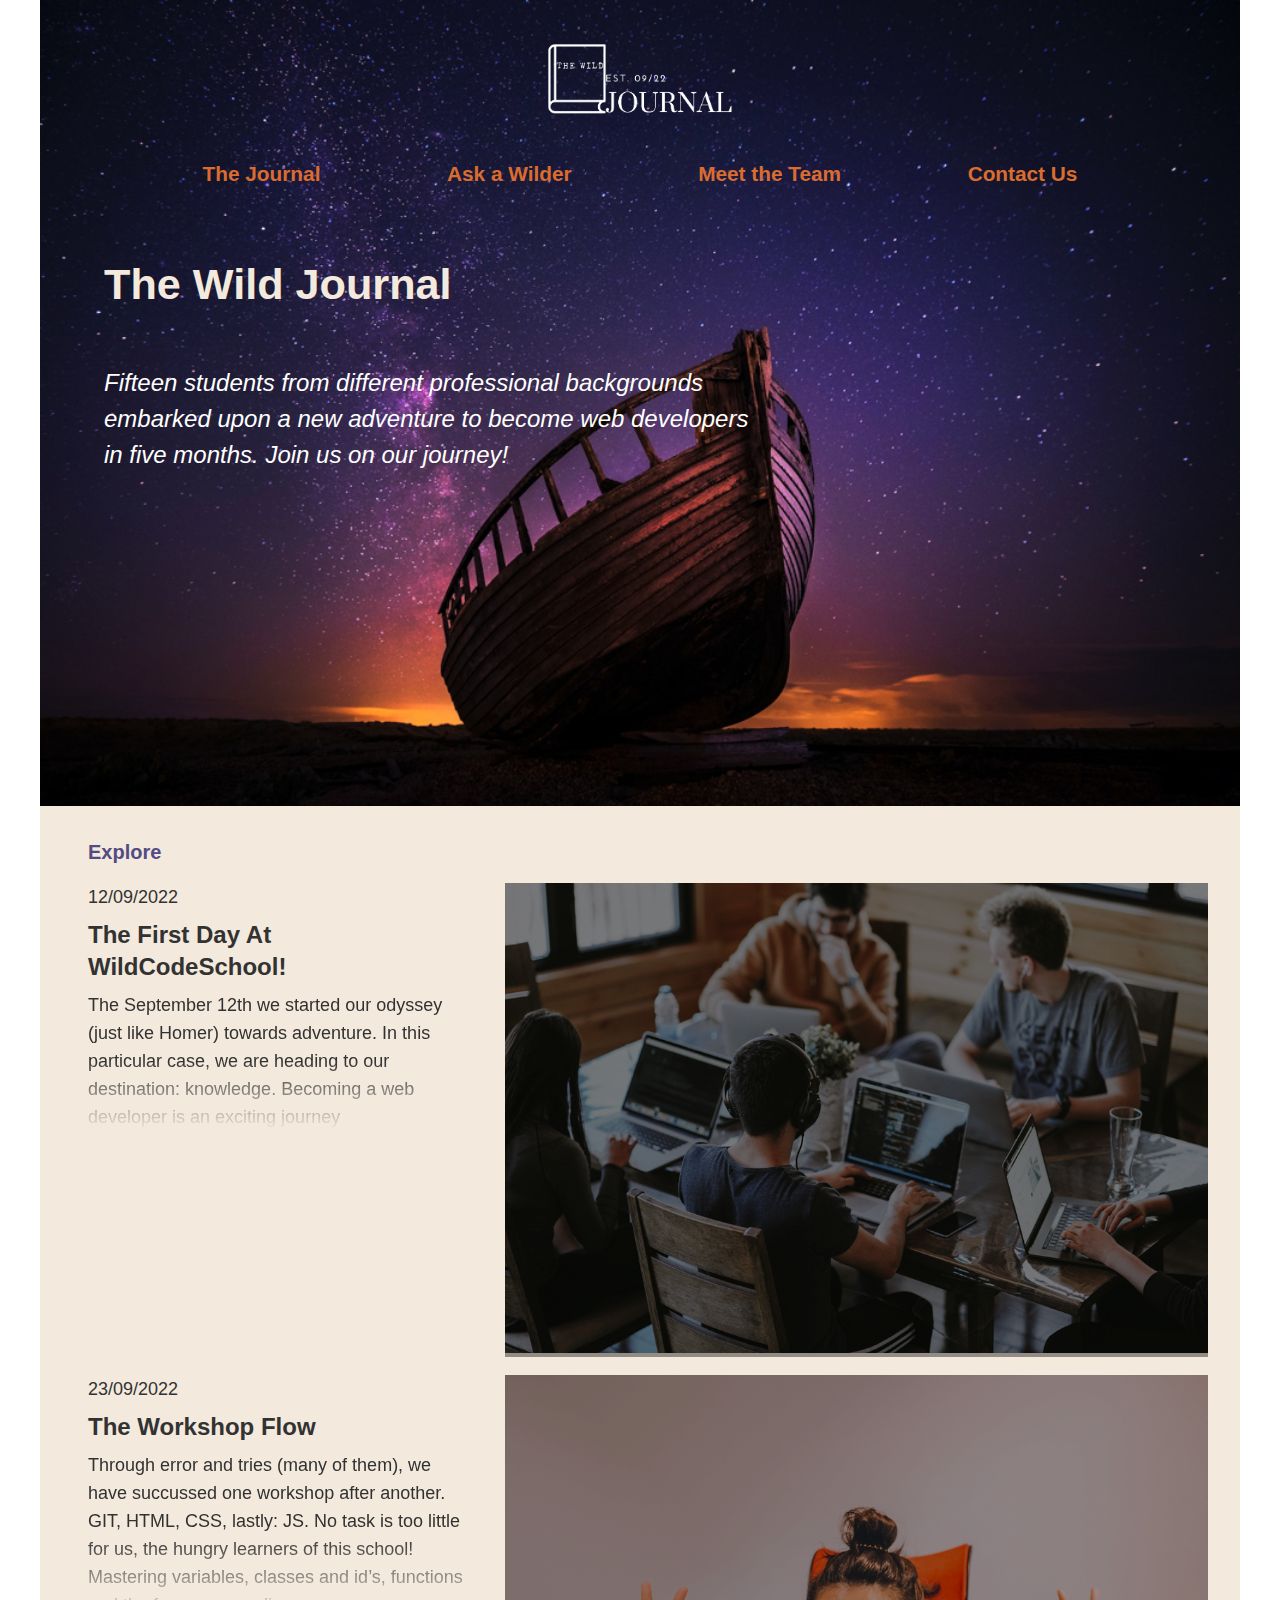
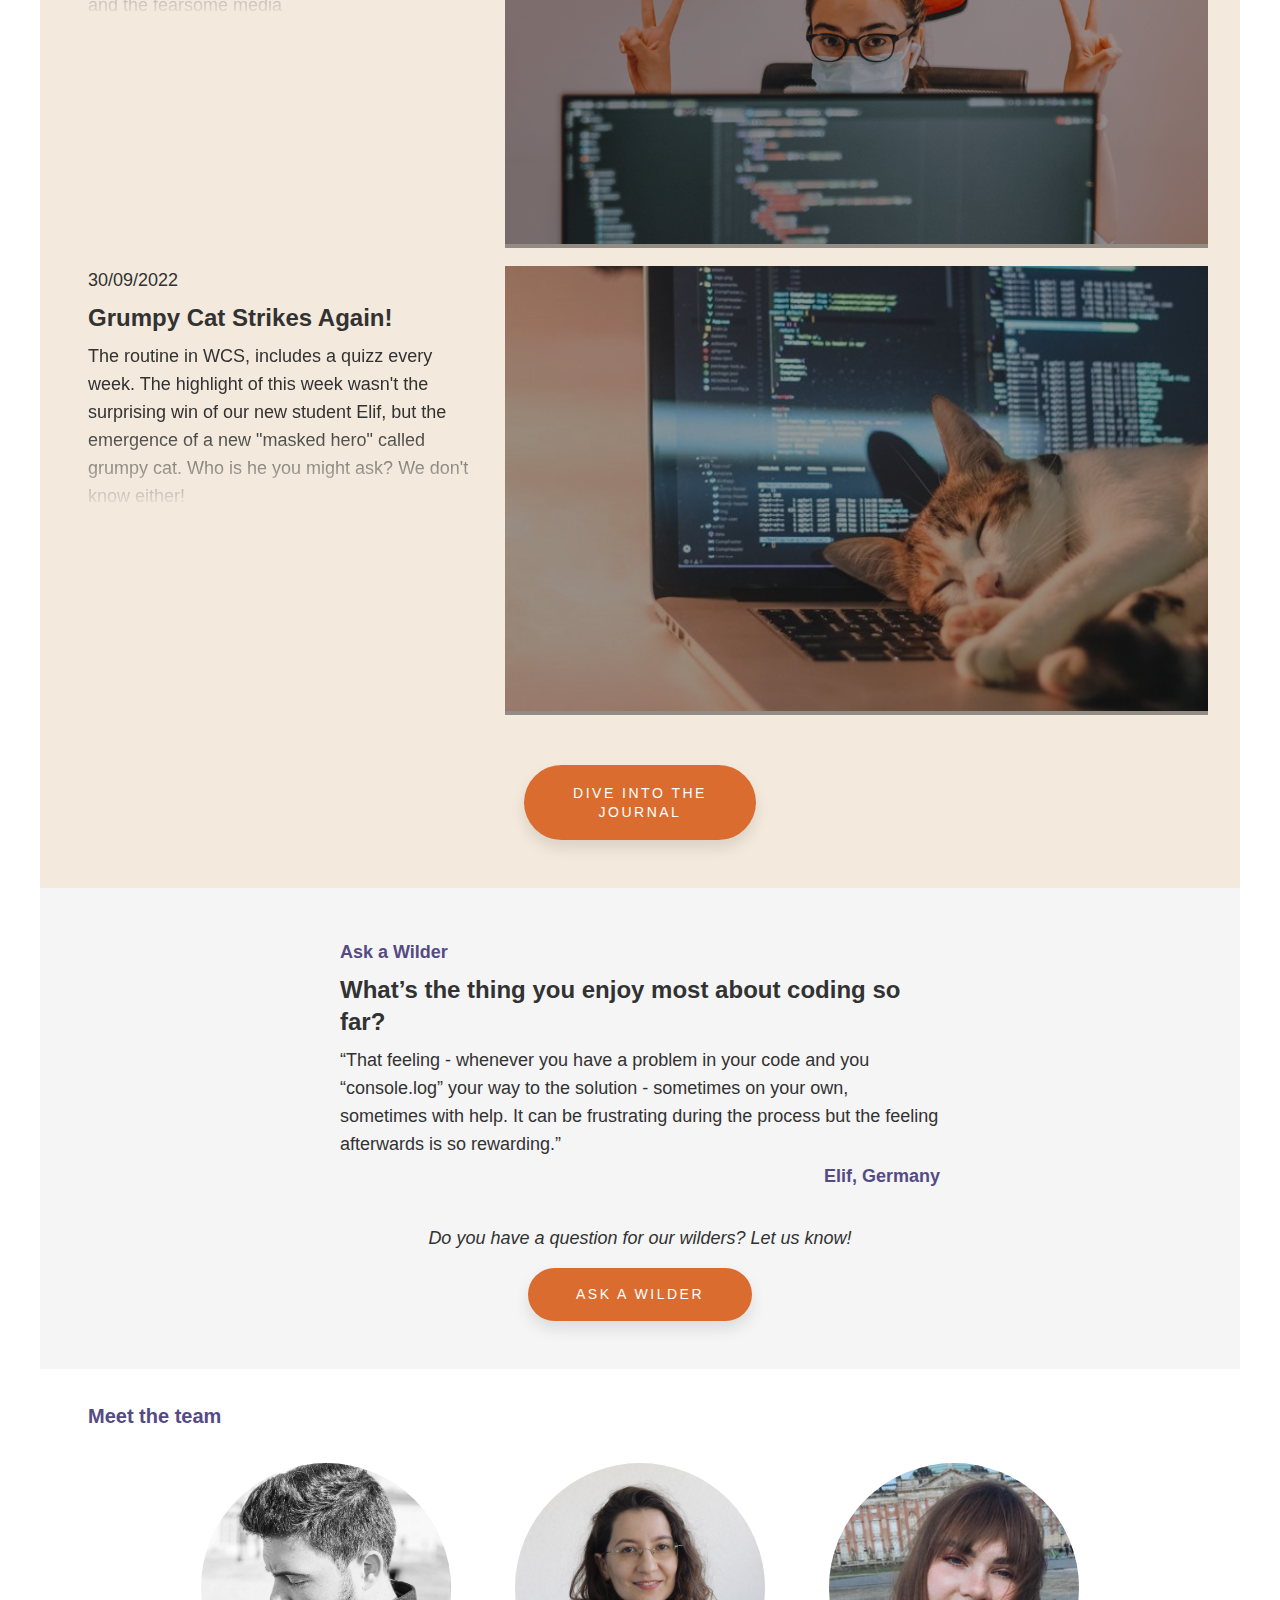
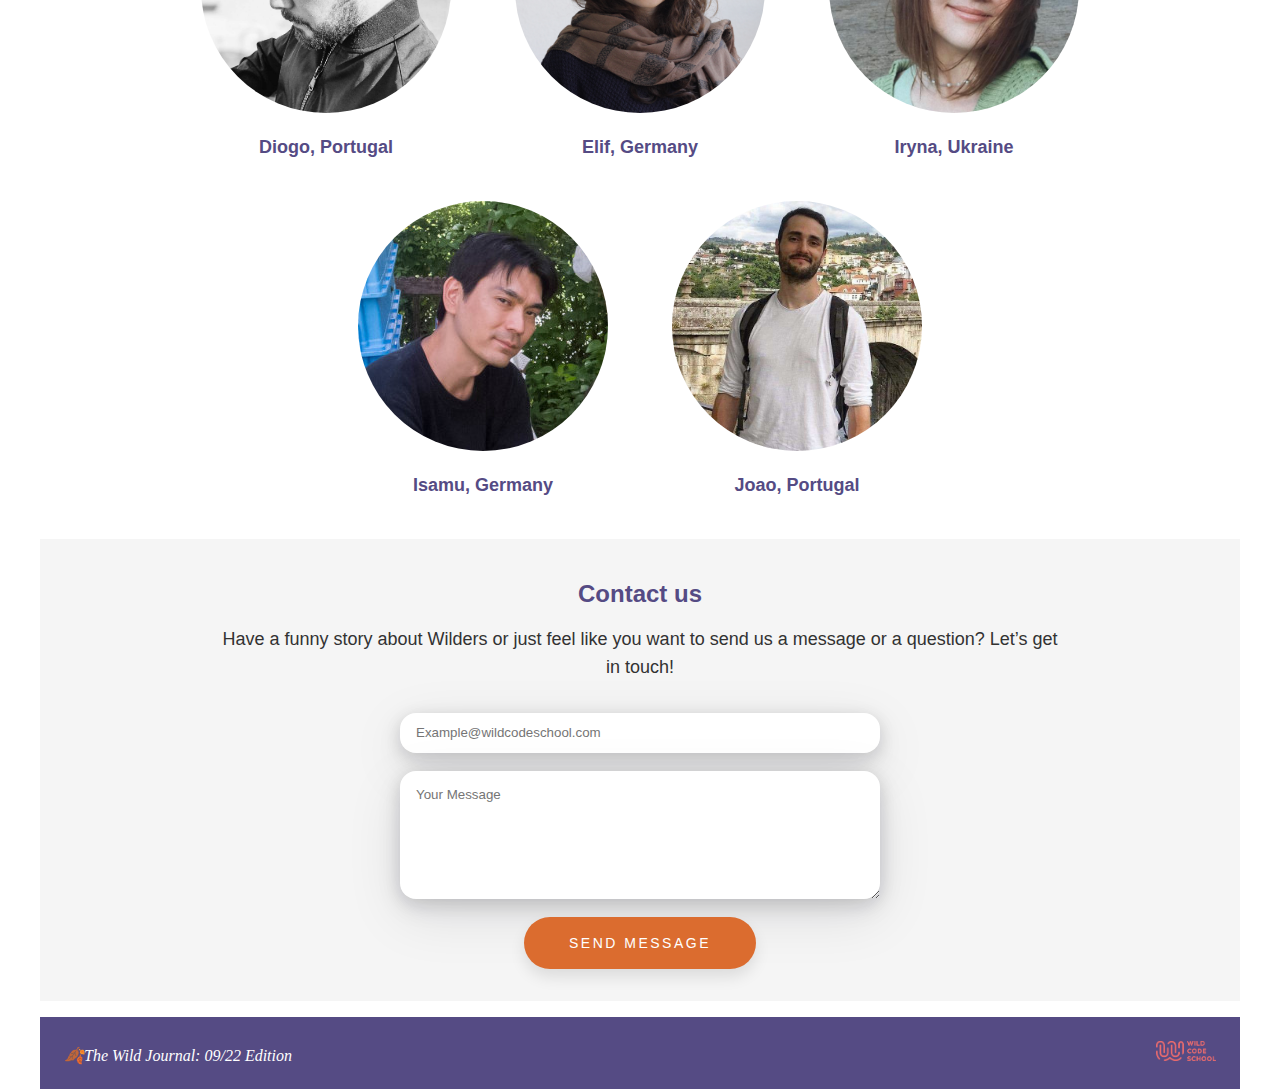
<file: index.html>
<!DOCTYPE html>
<html lang="en">

<head>
  <meta charset="UTF-8" />
  <meta name="viewport" content="width=device-width, initial-scale=1.0" />
  <title>The Wild Journal</title>
  <link rel="stylesheet" href="styles.css" />
  <script src="./js/script.js" defer></script>
  <!--defer needs to be here! Don't erase-->
  <link
    href="https://fonts.googleapis.com/css2?family=Montserrat:wght@700&family=Noto+Sans:wght@400;700&display=swap" />
  <!-- <link rel="stylesheet" href="https://cdnjs.cloudflare.com/ajax/libs/font-awesome/4.7.0/css/font-awesome.min.css"> -->
</head>

<body id="pageTop">
  <section class="header-container">
    <img src="./assets/hero.jpg" alt="Abandoned boat at dusk" class="main-img" onclick="closeNav()" />
    <nav>
      <img src="./assets/LogoWhite.png" class="header-logo" alt="The Wild Journal logo" />
      <button class="menuBtn" onclick="openNav()">
        <div class="menu-icon">
          <span></span>
          <span></span>
          <span></span>
        </div>
      </button>
    </nav>
    <h1 class="project-title">The Wild Journal</h1>
    <p class="main-text">
      Fifteen students from different professional backgrounds embarked upon a
      new adventure to become web developers in five months. Join us on our
      journey!
    </p>


    <!-- Overlay menu -->
    <div class="menuoverlay" id="menuNav" onclick="closeNav()">
      <!-- Overlay close button -->
      <a href="javascript:void(0)" class="closebtn" onclick="closeNav()">&times;</a>

      <!-- Overlay link list -->
      <div class="menuoverlay-content">
        <a href="journal.html#journal">The Journal</a>
        <a href="#ask">Ask a Wilder</a>
        <a href="#theTeam">Meet the Team</a>
        <a href="#contactUs">Contact Us</a>
      </div>
    </div>
    <!-- Overlay menu -->
  </section>

  <main onclick="closeNav()">
    <!-- Comment: I wrapped all articles into an "upper" article tag to use a semantic tag and defined the classes so that we can use flex for the layout in desktop version -->
    <article class="art-container">
      <h3 id="journal">Explore</h3>
      <article class="article">
        <div class="gallery">
          <div id="galpic" class="gallery-picture">
            <ul>
              <li><a href="#img1"><img src="assets/coding-group.jpg"
                    alt="A group of students sitting together at a table and coding"></a></li>
            </ul>
            <a href="#_1" class="lightbox trans" id="img1"><img src="assets/coding-group.jpg"></a>
          </div>
        </div>
        <div class="art-text">
          <p class="date">12/09/2022</p>
          <h2>The First Day At WildCodeSchool!</h2>
          <a href="journal.html#first-art">
            <p class="paragraph">
              The September 12th we started our odyssey (just like Homer)
              towards adventure. In this particular case, we are heading to our
              destination: knowledge. Becoming a web developer is an exciting
              journey
            </p>
          </a>
        </div>
      </article>
      <article class="article">
        <div class="gallery">
          <div class="gallery-picture">
            <ul>
              <li><a href="#img2"><img src="assets/workshop.jpg"
                    alt="a monitor showing a code editor in front, woman wearing a mask and black framed glasses in the back sitting at a desk while doing the peace sign with both her hands"></a>
              </li>
            </ul>
            <a href="#_2" class="lightbox trans" id="img2"><img src="assets/workshop.jpg"></a>
          </div>
        </div>
        <div class="art-text">
          <p class="date">23/09/2022</p>
          <h2>The Workshop Flow</h2>
          <a href="journal.html#second-art">
            <p class="paragraph">
              Through error and tries (many of them), we have succussed one
              workshop after another. GIT, HTML, CSS, lastly: JS. No task is too
              little for us, the hungry learners of this school! Mastering
              variables, classes and id’s, functions and the fearsome media
            </p>
          </a>
        </div>
      </article>
      <article class="article">
        <div class="gallery">
          <div class="gallery-picture">
            <ul>
              <li><a href="#img3"><img src="assets/grumpycat.jpg"
                    alt="A sleepy cat lying on a laptop with a code editor opened"></a>
              </li>
            </ul>
            <a href="#_3" class="lightbox trans" id="img3"><img src="assets/grumpycat.jpg"></a>
          </div>
        </div>
        <div class="art-text">
          <p class="date">30/09/2022</p>
          <h2>Grumpy Cat Strikes Again!</h2>
          <a href="journal.html#third-art">
            <p class="paragraph">
              The routine in WCS, includes a quizz every week. The highlight of
              this week wasn't the surprising win of our new student Elif, but
              the emergence of a new "masked hero" called grumpy cat. Who is he
              you might ask? We don't know either!
            </p>
          </a>
        </div>
      </article>
      <a href="journal.html"><button class="button-art">Dive into the journal</button></a>
    </article>


    <section class="qotd-container" id="ask">
      <div class="question-of-the-day">
        <div class="qotd-text">
          <p class="qotdp">Ask a Wilder</p>
          <h2>What’s the thing you enjoy most about coding so far?</h2>
          <p> “That feeling - whenever you have a problem in your code and you
            “console.log” your way to the solution - sometimes on your own,
            sometimes with help. It can be frustrating during the process but
            the feeling afterwards is so rewarding.”
            <span class="qotde">Elif, Germany</span>
          </p>
        </div>
      </div>
      <p class="qotdp2">
        Do you have a question for our wilders? Let us know!
      </p>
      <button class="buttonq"><a class=aref href="#contactUs">Ask a Wilder</a></button>

    </section>

    <section id="theTeam" class="team">
      <h3>Meet the team</h3>
      <div class="team-container">
        <div class="person">
          <div class="person-image">
            <img src="assets/Diego.png" alt="" />
          </div>
          <div class="person-text">
            <p class="person-name">Diogo, Portugal</p>

          </div>
        </div>
        <div class="person">
          <div class="person-image">
            <img src="assets/elif.JPG" alt="" />
          </div>
          <div class="person-text">
            <p class="person-name">Elif, Germany</p>
          </div>
        </div>
        <div class="person">
          <div class="person-image">
            <img src="assets/Iryna.png" alt="" />
          </div>
          <div class="person-text">
            <p class="person-name">Iryna, Ukraine</p>
          </div>
        </div>
        <div class="person">
          <div class="person-image">
            <img src="assets/IsaSchl.jpg" alt="" />
          </div>
          <div class="person-text">
            <p class="person-name">Isamu, Germany</p>

          </div>
        </div>
        <div class="person">
          <div class="person-image">
            <img src="assets/Joao.jpg" alt="" />
          </div>
          <div class="person-text">
            <p class="person-name">Joao, Portugal</p>

          </div>
        </div>
      </div>
      </div>
    </section>
    <div class="contact" id="contactUs">
      <h3>Contact us</h3>
      <p>
        Have a funny story about Wilders or just feel like you want to send us
        a message or a question? Let’s get in touch!
      </p>
      <form id="form" appearance="outline">
        <input class="input1" id="text" type="text" placeholder="Example@wildcodeschool.com" />
        <br />
        <textarea class="input2" type="text" id="Message" placeholder="Your Message"></textarea>
        <br />
        <button disabled class="buttonc" data-modal-target="#modal">
          Send Message
        </button>

        <div class="modal" id="modal">
          <div class="modal-header">
            <div class="title">Thank you! &#128522</div>
            <button data-close-button class="close-button">&times;</button>
          </div>
          <div class="modal-body">
            Thank you for the message! Your question/comment will be reviewed and you will be contacted soon!
          </div>
        </div>
        <div id="overlay"></div>
      </form>
    </div>
  </main>

  <footer class="footer">
    <div>🍂The Wild Journal: 09/22 Edition</div>
    <div>
      <a class="active" href="https://www.wildcodeschool.com/en-GB"><img src="assets/WCS.png" height="50"
          width="60"></a>
    </div>
  </footer>
</body>

</html>
</file>
<file: styles.css>
/*Common variables to use during the CSS file*/
:root {
  --colorOrange: #db6c2f;
  --colorBlack: #323232;
  --colorPurple: #554b84;
  --colorBeige: #f3e9dc;
  --colorGray: #f5f5f5;
  --fontNoto: "Noto Sans", sans-serif;
  --fontMontserrat: "Montserrat", sans-serif;
  /*--colorletters0: 0%;*/
}

/*global value for border-boxing the website*/

* {
  box-sizing: border-box;
  margin: 0;
  padding: 0;
}

html {
  scroll-behavior: smooth;
}

main {
  margin: 0 auto;
}

/*!!!!!!!!FONTS STYLING!!!!!!!*/

.date:hover {
  color: #7d82ac;
  transition-duration: 0.3s;
}

.art-text h2:hover,
.art-text p:hover {
  color: #7d82ac;
  transition-duration: 0.3s;
  cursor: sw-resize;
}

.paragraph {
  white-space: normal;
  -webkit-mask-image: linear-gradient(
    to bottom,
    rgba(0, 0, 0, 10) 50%,
    rgba(0, 0, 0, 0)
  );
  /*FIREFOX COMPATIBILITY*/
  -mask-image: linear-gradient(
    to bottom,
    rgba(0, 0, 0, 10) 50%,
    rgba(0, 0, 0, 0)
  );
}

h1 {
  color: white;
  font-family: var(--fontMontserrat);
  font-weight: bold;
  font-size: 1.75rem;
  margin-bottom: 0.75rem;
}

h2 {
  color: var(--colorBlack);
  font-family: var(--fontMontserrat);
  font-weight: bold;
  font-size: 1.25rem;
  line-height: 1.875rem;
  margin-bottom: 0.5rem;
  margin-top:0.5rem;
}

h3 {
  color: var(--colorPurple);
  font-family: var(--fontMontserrat);
  font-weight: bold;
  font-size: 1.25rem;
  line-height: 1.875rem;
  margin-bottom: 1rem;
}

p {
  color: var(--colorBlack);
  /*needs to be redefined in specified classes when purple is needed*/
  font-family: var(--fontNoto);
  font-size: 1rem;
  line-height: 1.5rem;
}

/*advisable text limit for UX*/

/*Removes big margins
article {
  max-width: 65ch;
}
*/

img {
  max-width: 100%;
  height: auto;
}

body {
  min-height: 100vh;
  margin: 0 auto;
  padding: 0;
  width: 100%;
  min-width: 330px;
  max-width: 1200px;
}

/* Header Container rules */
.header-container {
  display: block;
  position: relative;
  text-align: center;
  margin-bottom: -5px;
}

.header-container .main-img {
  width: auto;
  height: 500px;
  object-fit: cover;
  margin: 0 auto;
  z-index: -1;
  max-height: 1080px;
  object-position: bottom;
}

.header-logo {
  position: absolute;
  top: 5%;
  left: 6%;
  height: clamp(3rem, 6vw, 5rem);
}

nav {
  display: flex;
}

.project-title {
  position: absolute;
  top: 30%;
  left: 50%;
  transform: translate(-50%, -50%);
  width: 100%;
  font-family: var(--fontMontserrat);
  font-weight: 700;
  color: var(--colorBeige);
  font-size: clamp(2rem, 4vw, 2.7rem);
  text-align: center;
}

.main-text {
  position: absolute;
  width: 80%;
  left: 50%;
  top: 50%;
  transform: translate(-50%, 0%);
  color: var(--colorBeige);
  font-size: clamp(1.3rem, 3vw, 1.5rem);
  font-style: italic;
  line-height: 1.75rem;
}

/* Header rules end */

/*!!!!!!!!!!!!!!!!!!!!!!!!!!!!!!!!!!!*/
/*!!!!!!!NAV BAR AND HAMB MENU!!!!!!!*/
/*!!!!!!!!!!!!!!!!!!!!!!!!!!!!!!!!!!!*/

/* Start of dropdown styling and function */
.menu-icon span {
  display: block;
  width: 30px;
  height: 4px;
  background-color: var(--colorOrange);
  border-radius: 5px;
  margin: 0.25rem 45% 0.25rem auto;
}

/* Dropdown menu size definition */
.menuoverlay {
  height: 0%;
  width: 100%;
  position: fixed;
  background-color: var(--colorGray);
  overflow-x: hidden;
  transition: 0.5s;
  top: 0;
  color: var(--colorPurple);
}

/* Dropdown menu list */
.menuoverlay-content {
  position: relative;
  top: 30%;
  /* Adjust as needed */
  /* width: 100%; */
  text-align: center;
  /* color: black; */
}

.menuoverlay a {
  text-decoration: none;
  font-size: 1.2rem;
  padding-bottom: 1.7rem;
  padding: auto auto;
  display: block;
  transition: 0.5s;
  color: var(--colorPurple);
  text-align: center;
  font-family: var(--fontMontserrat);
  font-weight: 700;
}

.menuoverlay a:hover,
.menuoverlay a:focus {
  transform: scale(1.3);
  color: var(--colorPurple);
  transition: 0.3s;
}

/* Close button position on overlay */
.menuoverlay .closebtn {
  position: absolute;
  right: 1.6rem;
  top: 11%;
  font-size: 2.5rem;
}

.menuBtn {
  position: absolute;
  border: none;
  top: 10%;
  right: 1.5rem;
  cursor: pointer;
  background: none;
}

/*!!!!!!!!!!!!!!!!!!!!!!!!!!!!!!!!!!*/
/*!!!!!!!!ARTICLES!!!!!!!*/
/*!!!!!!!!!!!!!!!!!!!!!!!!!!!!!!!!!!*/

.art-container {
  margin-left: auto;
  margin-right: auto;
  padding: 2rem;
  background-color: #f3e9dc;
}

a:link {
  text-decoration: none;
}

a:visited,
a:active {
  text-decoration: none;
}

.date:hover {
  color: #7d82ac;
  transition-duration: 0.3s;
}

.art-text h2:hover,
.art-text p:hover {
  color: #7d82ac;
  transition-duration: 0.3s;
  cursor: pointer;
}

/*Styling the articles button */
.button-art {
  display: block;
  margin-left: auto;
  margin-right: auto;
  margin-top: 2rem;
  margin-bottom: 1rem;
  padding: 1.3em 3em;
  font-size: 12px;
  text-transform: uppercase;
  letter-spacing: 2.5px;
  font-weight: 500;
  color: #000;
  background-color: #db6c2f;
  border: none;
  border-radius: 45px;
  box-shadow: 0px 8px 15px rgba(0, 0, 0, 0.1);
  transition: all 0.3s ease 0s;
  cursor: pointer;
  outline: none;
  width: 12.5rem;
  color: white;
  line-height: 1.2rem;

}

.button-art:hover {
  background-color: #554b84;
  box-shadow: 0px 15px 20px grey;
  color: #fff;
  transform: translateY(-7px);
}

.button-art:active {
  transform: translateY(-1px);
}





/*!!!!!!!!!!!!!!!!!!!!!!!!!!!!!!!!!!*/
/*!!!!!!!!LIGHTBOX EFFECT!!!!!!!*/
/*!!!!!!!!!!!!!!!!!!!!!!!!!!!!!!!!!!*/

.gallery {
  width: 100%;
  height: 100%;
}

.trans {
  transition: all 1s ease;
  -moz-transition: all 1s ease;
  -ms-transition: all 1s ease;
  -o-transition: all 1s ease;
  -webkit-transition: all 1s ease;
}

.gallery-picture {
  width: 100%;
  height: 100%;
  margin-top: 5vh;
  margin-left: auto;
  margin-right: auto;
  margin-bottom: 2vh;
}

.gallery-picture ul {
  display: flex;
  list-style: none;
  width: 100%;
  height: 100%;
  z-index: 1;
  box-sizing: border-box;
  align-items: center;
  justify-content: center;
}

.gallery-picture ul li {
  position: relative;
  float: left;
  width: 100%;
  height: 50%;
  overflow: hidden;
  margin: 0rem;
}

.gallery-picture ul li:hover::before {
  opacity: 0;
  background-color: rgba(0, 0, 0, 0.9);
}

.gallery-picture ul li::before {
  position: absolute;
  top: 0;
  left: 0;
  width: 100%;
  height: 100%;
  background-color: #000;
  content: " ";
  color: white;
  opacity: 0.4;
  text-align: center;
  box-sizing: border-box;
  pointer-events: none;
  transition: all 0.5s ease;
  -moz-transition: all 0.5s ease;
  -ms-transition: all 0.5s ease;
  -o-transition: all 0.5s ease;
  -webkit-transition: all 0.5s ease;
}

.gallery-picture ul li img {
  width: 100%;
  height: auto;
  overflow: hidden;
}

.lightbox {
  position: fixed;
  width: 100%;
  height: 100%;
  text-align: center;
  top: 0;
  left: 0;
  background-color: rgba(0, 0, 0, 0.75);
  z-index: 999;
  opacity: 0;
  pointer-events: none;
}

.lightbox img {
  max-width: 90%;
  max-height: 80%;
  position: relative;
  top: -100%;
  /* Transition */
  transition: all 1s ease;
  -moz-transition: all 1s ease;
  -ms-transition: all 1s ease;
  -o-transition: all 1s ease;
  -webkit-transition: all 1s ease;
}

.lightbox:target {
  outline: none;
  top: 0;
  opacity: 1;
  pointer-events: auto;
  transition: all 1.2s ease;
  -moz-transition: all 1.2s ease;
  -ms-transition: all 1.2s ease;
  -o-transition: all 1.2s ease;
  -webkit-transition: all 1.2s ease;
}

.lightbox:target img {
  top: 0;
  top: 50%;
  transform: translateY(-50%);
  -moz-transform: translateY(-50%);
  -ms-transform: translateY(-50%);
  -o-transform: translateY(-50%);
  -webkit-transform: translateY(-50%);
}

#galpic{
  margin-top: 0;
}

/*!!!!!!!!!!!!!!!!!!!!!!!!!!!!!!!!!!*/
/*!!!!!!!!QUESTION OF THE DAY!!!!!!!*/
/*!!!!!!!!!!!!!!!!!!!!!!!!!!!!!!!!!!*/

/*ELIFS FINAL EDIT ON QOTD*/
.qotd-container {
  display: flex;
  flex-direction: column;
  align-items: center;
  background-color: var(--colorGray);
}

.qotdp {
  color: var(--colorPurple);
  font-weight: 700;
}

.qotdp2 {
  font-style: italic;
  margin: 0 1.5rem;
}

.qotde {
  float: right;
  font-weight: bold;
  color: var(--colorPurple);
  margin-top: 2rem;
  margin-bottom: 0rem;
}

.buttonq {
  padding: 1.3em 3em;
  font-size: 12px;
  text-transform: uppercase;
  letter-spacing: 2.5px;
  font-weight: 500;
  color: #000;
  background-color: #db6c2f;
  border: none;
  border-radius: 45px;
  box-shadow: 0px 8px 15px rgba(0, 0, 0, 0.1);
  transition: all 0.3s ease 0s;
  cursor: pointer;
  outline: none;
  margin-top: 1rem;
  margin-bottom: 2rem;
  width: 12.5rem;
  color: white;
  text-align: center;
}

.buttonq:hover {
  background-color: #554b84;
  box-shadow: 0px 15px 20px grey;
  color: white;
  transform: translateY(-7px);
}

.buttonq:active {
  transform: translateY(-1px);
}

.question-of-the-day {
  display: flex;
  justify-content: center;
  flex-direction: row;
  align-items: center;
  margin: 1rem 0;
  padding: 1.5rem;
  width: 100%;
}

.qotd-text {
  flex: 2;
  max-width: 600px;
}

#ask {
  padding: 1rem;
}
.aref {
  color: white;
}

/*ELIFS FINAL EDIT ON QOTD */

/*!!!!!!!!!!!!!!!!!!!!!!!!!!!!!!!!!!*/
/*!!!!!!!!MEET THE TEAM!!!!!!!*/
/*!!!!!!!!!!!!!!!!!!!!!!!!!!!!!!!!!!*/

/*ELIFS FINAL EDIT ON TEAM START*/
.team-container {
  display: flex;
  flex-wrap: wrap;
  justify-content: center;
  gap: 2rem;
}
.person {
  margin: 0 1rem;
  max-width: 250px;
}
.person-text {
  margin-top: 1rem;
  text-align: center;
}
.team {
  margin-bottom: 2rem;
}
.team > h3 {
  margin: 2rem 1.5rem;
}
.person-image > img {
  border-radius: 50%;
  aspect-ratio: 1 / 1;
  object-fit: cover;
}

.person-name {
  color: #554b84;
  font-weight: 700;
  margin-bottom: 0.5rem;
}
/*ELIFS FINAL EDIT ON TEAM END*/

/*!!!!!!!!!!!!!!!!!!!!!!!!!!!!!!!!!!*/
/*!!!!!!!!CONTACT FORM!!!!!!!*/
/*!!!!!!!!!!!!!!!!!!!!!!!!!!!!!!!!!!*/

.contact {
  padding: 1rem;
  background-color: #f5f5f5;
}

.contact > h3 {
  font-family: var(--fontMontserrat);
  margin-bottom: 1rem;
  font-size: 1.5rem;
  margin-top: 1.5rem;
  color: #554b84;
  margin-right: 2rem;
  margin-left: 2rem;
}

.contact > p {
  font-family: var(--fontNoto);
  margin-bottom: 1rem;
  /* font-size: 1rem; */
  margin-right: 2rem;
  margin-left: 2rem;
}

#form {
  box-sizing: border-box;
  display: flex;
  flex-direction: column;
  margin-top: 4.5rem;
}

#form input[type="text"] {
  background-color: white;
  height: 2.5rem;
  padding: 1rem;
  border: 0;
  box-shadow: rgba(17, 17, 26, 0.1) 0px 4px 16px,
    rgba(17, 17, 26, 0.1) 0px 8px 24px, rgba(17, 17, 26, 0.1) 0px 16px 56px;
  font-family: Verdana, Geneva, Tahoma, sans-serif;
  border-radius: 1rem;
  margin-right: 2rem;
  margin-left: 2rem;
}

#form textarea[type="text"] {
  background-color: white;
  height: 8rem;
  padding: 1rem;

  border: 0;
  box-shadow: rgba(17, 17, 26, 0.1) 0px 4px 16px,
    rgba(17, 17, 26, 0.1) 0px 8px 24px, rgba(17, 17, 26, 0.1) 0px 16px 56px;
  font-family: Verdana, Geneva, Tahoma, sans-serif;
  border-radius: 1rem;
  margin-right: 2rem;
  margin-left: 2rem;
}

.send {
  background-color: var(--colorbackgroundButtons);
  color: black;
  text-shadow: 1px 1px 2px #000000;
  font-family: var(--fontAlegreya);
  height: 2.5rem;
  font-size: 1rem;
  border: 0;
  box-shadow: 0.25rem 0.25rem 0.25rem black;
}

.buttonc {
  padding: 1.3em 3em;
  font-size: 12px;
  text-transform: uppercase;
  letter-spacing: 2.5px;
  font-weight: 500;
  color: #000;
  background-color: #db6c2f;
  border: none;
  border-radius: 45px;
  box-shadow: 0px 8px 15px rgba(0, 0, 0, 0.1);
  transition: all 0.3s ease 0s;
  cursor: pointer;
  outline: none;
  margin-top: 1.5rem;
  width: 12.5rem;
  /* height: 3rem; */
  color: white;
  margin-left: auto;
  margin-right: auto;
}

.buttonc:hover {
  background-color: #554b84;
  box-shadow: 0px 15px 20px grey;
  color: #fff;
  transform: translateY(-7px);
}

.buttonc:active {
  transform: translateY(-1px);
}

input:focus::placeholder,
textarea:focus::placeholder {
  color: transparent;
}

.footer {
  display: flex;
  justify-content: space-between;
  align-items: baseline;
  padding: 1rem;
  margin-top: 1rem;
  font-family: var(--fontAlegreya);
  font-style: italic;
  padding: 1.5rem;
  background-color: #554b84;
  color: white;
}

.fa-globe:before {
  font-size: 1.5rem;
  color: white;
}

.fa-globe:hover {
  background-color: white;
}

.link {
  height: 1rem;
}

/*Start Test*/

.modal {
  position: fixed;
  top: 50%;
  left: 50%;
  transform: translate(-50%, -50%) scale(0);
  transition: 150ms;
  border: 1px solid black;
  border-radius: 10px;
  background-color: white;
  width: 500px;
  max-width: 80%;
  text-align: center;
}

.modal.active {
  transform: translate(-50%, -50%) scale(1);
}

.modal-header {
  padding: 15px 15px;
  border-radius: 10px;
  display: flex;
  justify-content: center;
  align-items: center;
  border-bottom: 1px solid black;
  background-color: var(--colorPurple);
}

.modal-header .title {
  font-size: 1.25rem;
  font-weight: bold;
  font-family: var(--fontMontserrat);
  text-align: center;
  color: var(--colorGray);
}

.modal-header .close-button {
  cursor: pointer;
  border: none;
  outline: none;
  background: none;
  font-size: 1.25rem;
  font-weight: bold;
  color: white;
  position: relative;
  left: 5rem;
}

.modal-body {
  padding: 10px 15px;
  font-family: var(--fontNoto);
}



/*END TEST*/

/* TABLET/DEKTOP screen */
@media screen and (min-width: 600px) {
  /* Isamu's edit start */

  .header-container .main-img {
    width: 100%;
    height: auto;
    min-height: 500px;
  }

  .header-logo {
    margin: 0 auto;
    left: 45%;
    transform: translate(-20%);
    /* height: 4rem; */
  }

  .project-title,
  .main-text {
    text-align: left;
    padding-left: 5vw;
  }

  .project-title {
    width: 100%;
    top: 35%;
  }

  .main-text {
    top: 45%;
    width: 60%;
    color: white;
    left: 0;
    transform: none;
    line-height: 2.25rem;
  }

  .menuBtn {
    display: none;
  }

  #menuNav {
    height: auto;
  }

  .menuoverlay {
    display: contents !important;
    display: flex;
    justify-content: space-evenly;
  }

  .menuoverlay > .menuoverlay-content {
    position: absolute;
    width: 100%;
    height: auto;
    display: flex;
    padding: 0 3%;
    top: 17%;
    justify-content: space-evenly;
    margin-top: 1.5rem;
  }

  /* OVERLAY TEST */
  .menuoverlay a {
    font-size: 1.3rem;
    display: inline;
    color: var(--colorOrange);
    text-align: center;
    font-family: var(--fontMontserrat);
    transition: none;
    padding-bottom: 0;
    font-weight: 700;
  }

  a.closebtn {
    display: none;
  }

  /* Isamu's edit end */

  /*!!!!!!!!!!!!!!!!!!!!!!!!!!!!!!!!!!*/
  /*!!!!!!!!DESKTOP ALIGNEMENT!!!!!!!*/
  /*!!!!!!!!!!!!!!!!!!!!!!!!!!!!!!!!!!*/

  .art-container {
    display: flex;
    flex-direction: column;
  }

  .article {
    display: flex;
    align-items: flex-start;
  }

  .article .gallery {
    order: 1;
    width: 100%;
    height: 25%;
  }

  .gallery-picture {
    margin-top: 0;
  }

  .paragraph {
    max-width: 65ch;
    margin-right: 2rem;
    margin-left: 1rem;
  }

  .art-text h2,
  .art-text .date {
    margin-right: 2rem;
    margin-left: 1rem;
  }

  #journal {
    margin-right: 2rem;
    margin-left: 1rem;
  }


  /*!!!!!!!!!!!!!!!!!!!!!!!!!!!!!!!!!!*/
  /*!!!!!!!!CONTACT MOBILE!!!!!!!*/
  /*!!!!!!!!!!!!!!!!!!!!!!!!!!!!!!!!!!*/

  #form {
    display: flex;

    align-items: center;
    padding: 1rem;
    margin-top: 0;
  }

  .contact > h3 {
    font-family: var(--fontMontserrat);
    margin-bottom: 1rem;
    font-size: 1.5rem;
    margin-top: 1.5rem;
    color: #554b84;
    margin-right: 2rem;
    margin-left: 2rem;
    text-align: center;
  }

  .contact > p {
    font-family: var(--fontNoto);
    /* font-size: 1rem; */
    margin-right: 10rem;
    margin-left: 10rem;
    text-align: center;
  }

  #form input[type="text"] {
    background-color: white;
    padding: 1rem;
    width: 30rem;
    border: 0;
  }

  #form textarea[id="Message"] {
    height: 8rem;
    width: 30rem;
  }

  #form input[type="submit"] {
    width: 5rem;
    font-size: 1.25rem;
  }

  .buttonc {
    margin: 0;
  }

  .question-of-the-day {
    display: flex;
    justify-content: center;
    margin: 0;
    /* margin-top: 1rem;
    margin-bottom: 1rem; */
    background-color: var(--colorGray);
    align-items: center;
    /* width: 100%;
    padding: 0rem; */
    height: 20rem;
  }

  .qotdp2 {
    font-style: italic;
    margin-bottom: 1rem;
  }

  .qotd-text {
    display: flex;
    flex-direction: column;
    /* width: 45rem; */
    /* margin: 2rem 2rem; */
    /* margin-top: 2rem;
    margin-bottom: 2rem; */
  }

  .buttonq {
    margin: 0;
    margin-bottom: 2rem;
  }

  .qotde {
    font-weight: bold;
    color: var(--colorPurple);
    margin-bottom: 0rem;
    /* margin-right: 3rem; */
  }
  .team > h3 {
    margin: 2rem 3rem;
  }
}

/*!!!!!!!!!!!!!!!!!!!!!!!!!!!!!!!!!!*/
/*!!!!!!!!NEW FONTS AND BUTTONS DESKTOP!!!!!!!*/
/*!!!!!!!!!!!!!!!!!!!!!!!!!!!!!!!!!!*/

@media screen and (min-width: 600px) {
  h1 {
    font-family: var(--fontMontserrat);
    font-weight: bold;
    font-size: 3rem;
    margin-bottom: 1.25rem;
  }
  h2 {
    color: var(--colorBlack);
    font-family: var(--fontMontserrat);
    font-weight: bold;
    font-size: 1.5rem;
    line-height: 2rem;
    margin-bottom: 0.5rem;
  }

  p {
    color: var(--colorBlack);
    /*needs to be redefined in specified classes when purple is needed*/
    font-family: var(--fontNoto);
    font-size: 1.125rem;
    line-height: 1.75rem;
  }

  .buttonq {
    font-size: 0.875rem;
    width: 14rem;
  }
  
  .button-art{
    font-size: 0.875rem;
    width: 14.5rem;
  }

  .buttonc {
    font-size: 0.875rem;
    width: 14.5rem;
  }

  .modal-header .close-button {
    position:relative;
    left: 9rem;
  }


.menuoverlay a:hover,
.menuoverlay a:focus {
  transform: scale(1.3);
  color: white;
  transition: 0.3s;
}
}
</file>
